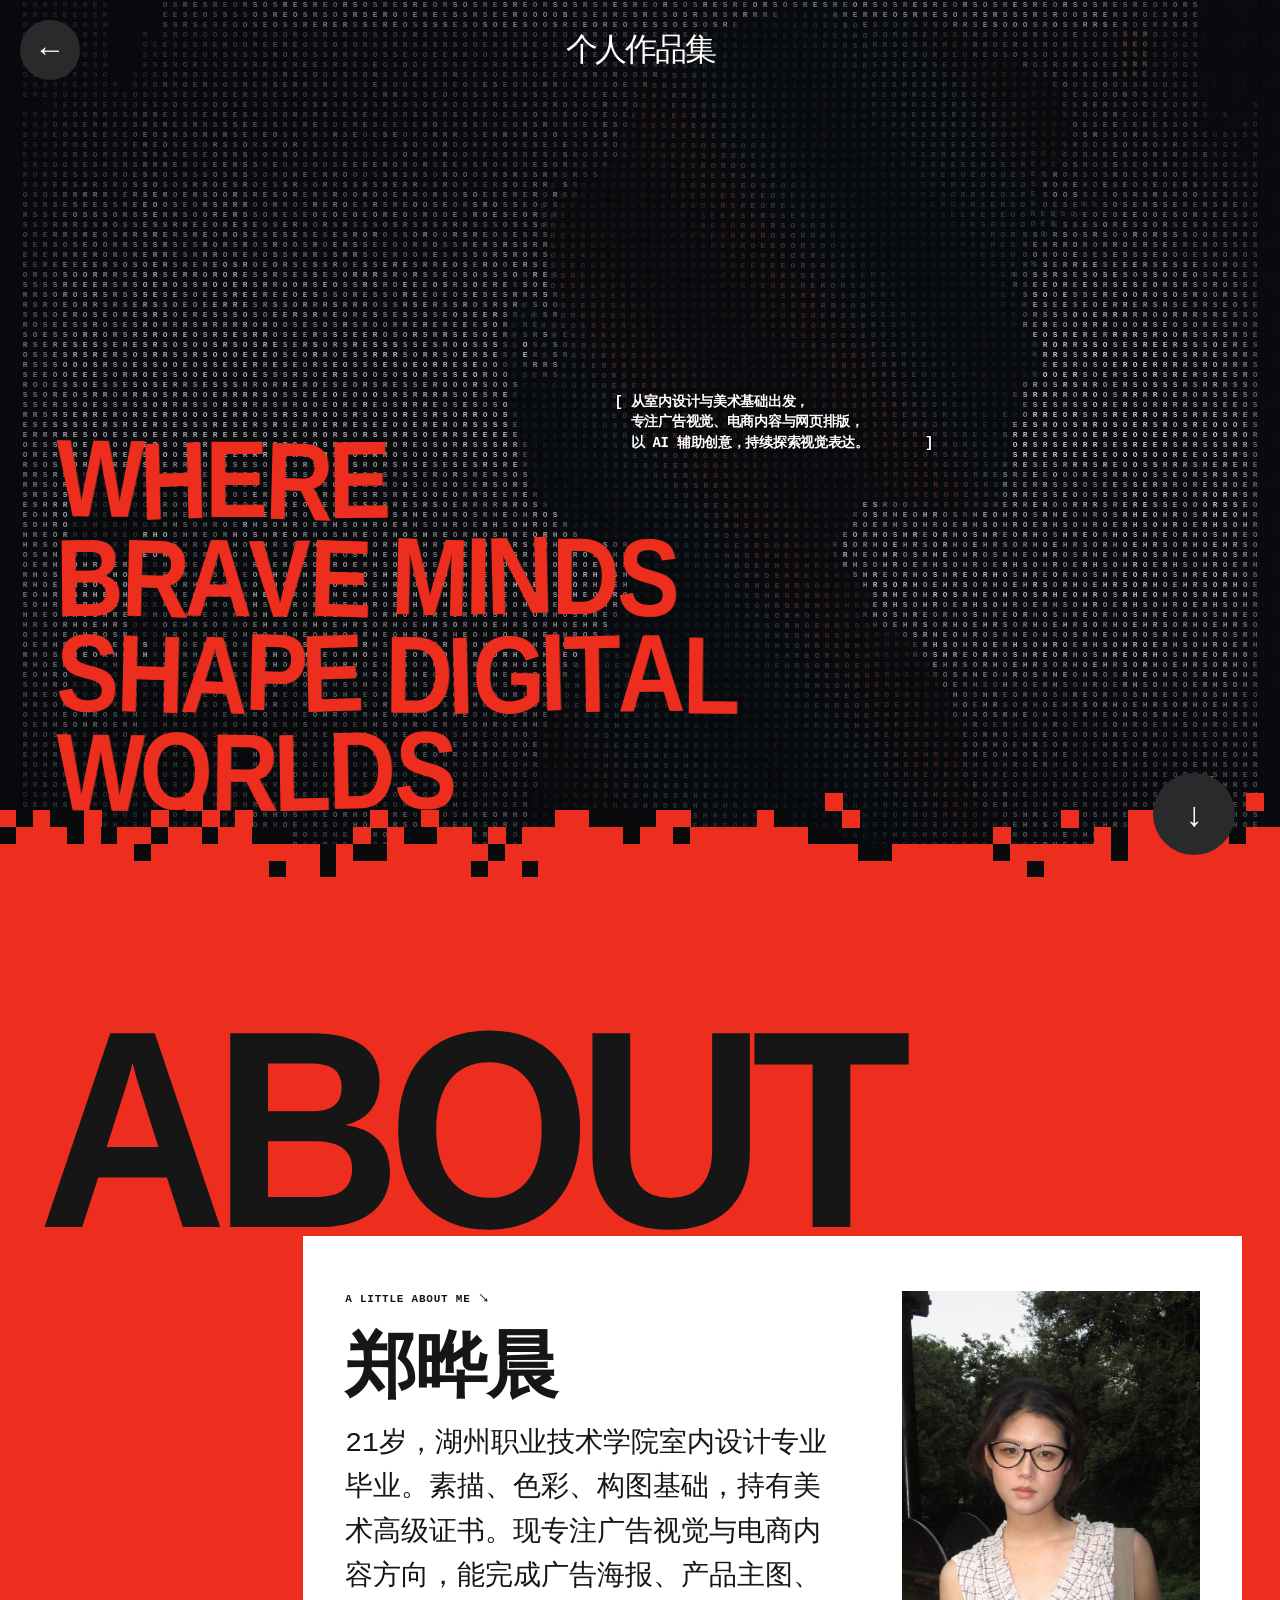
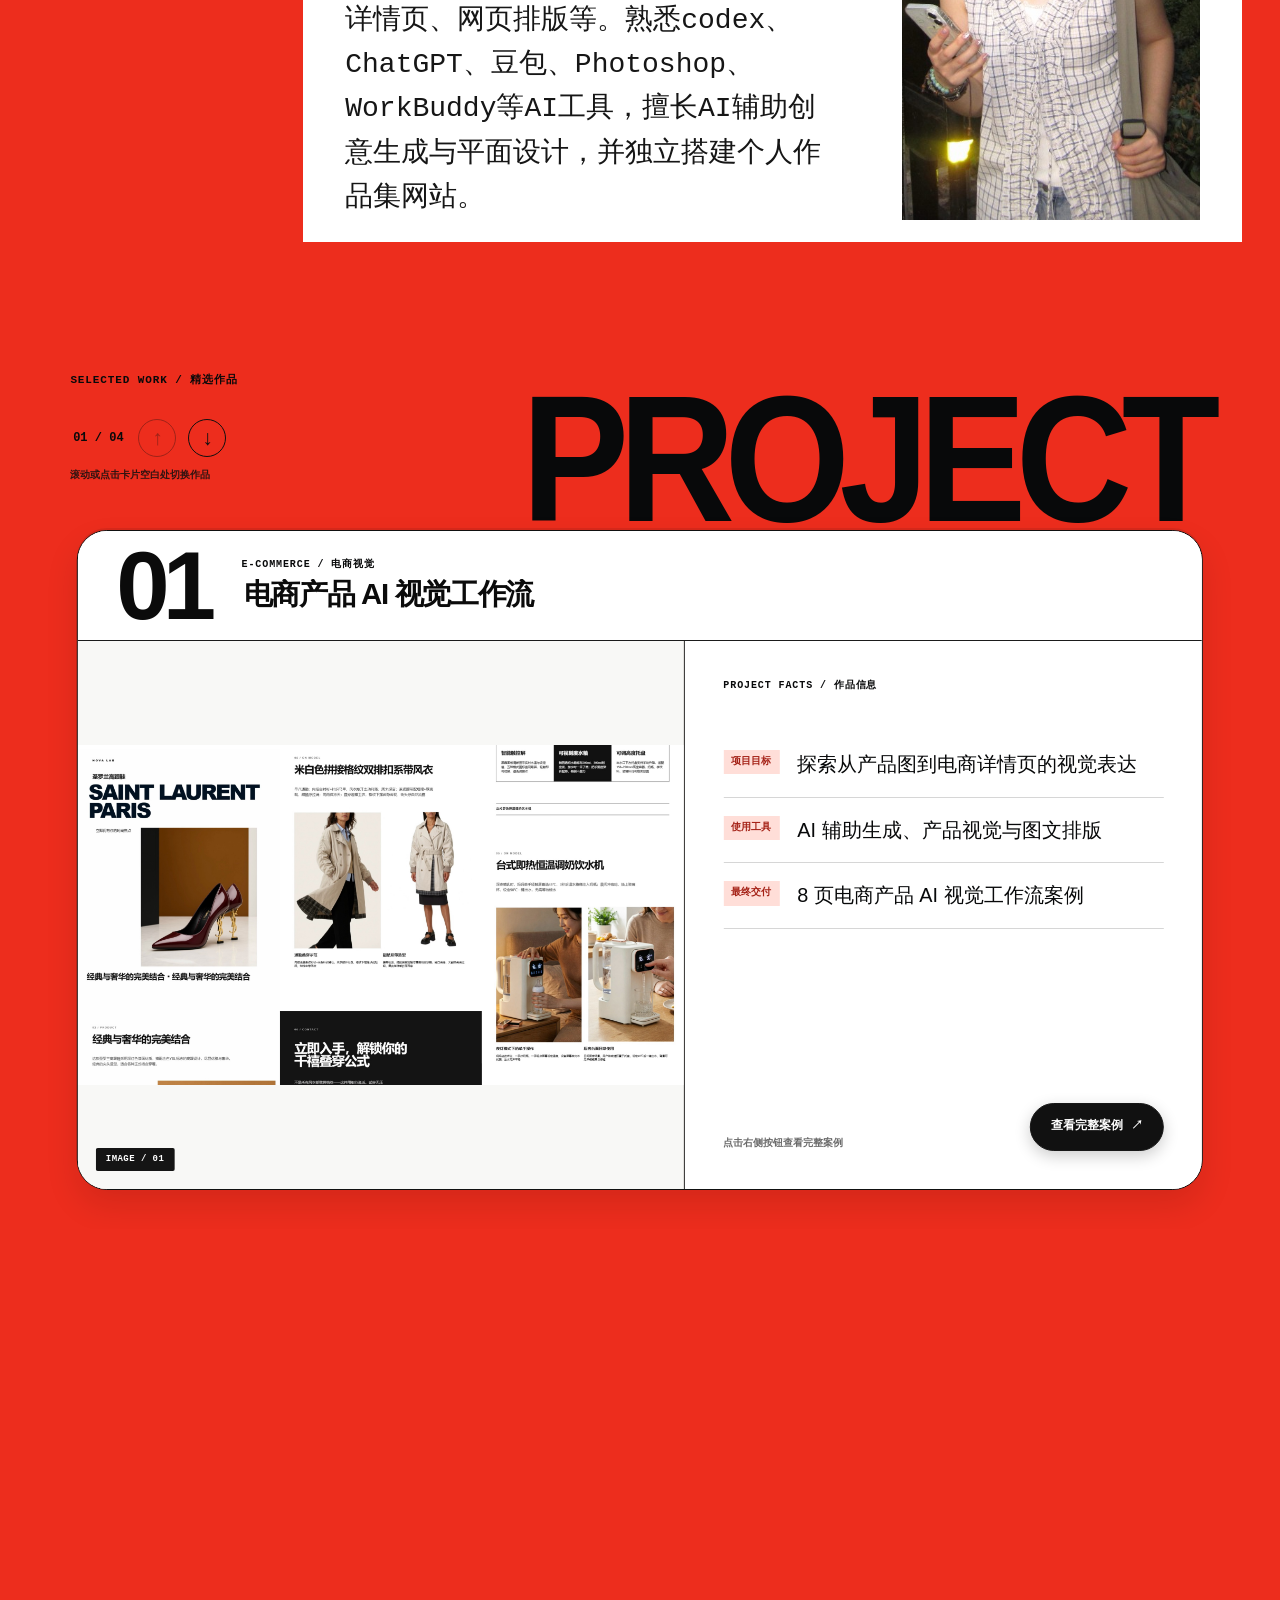
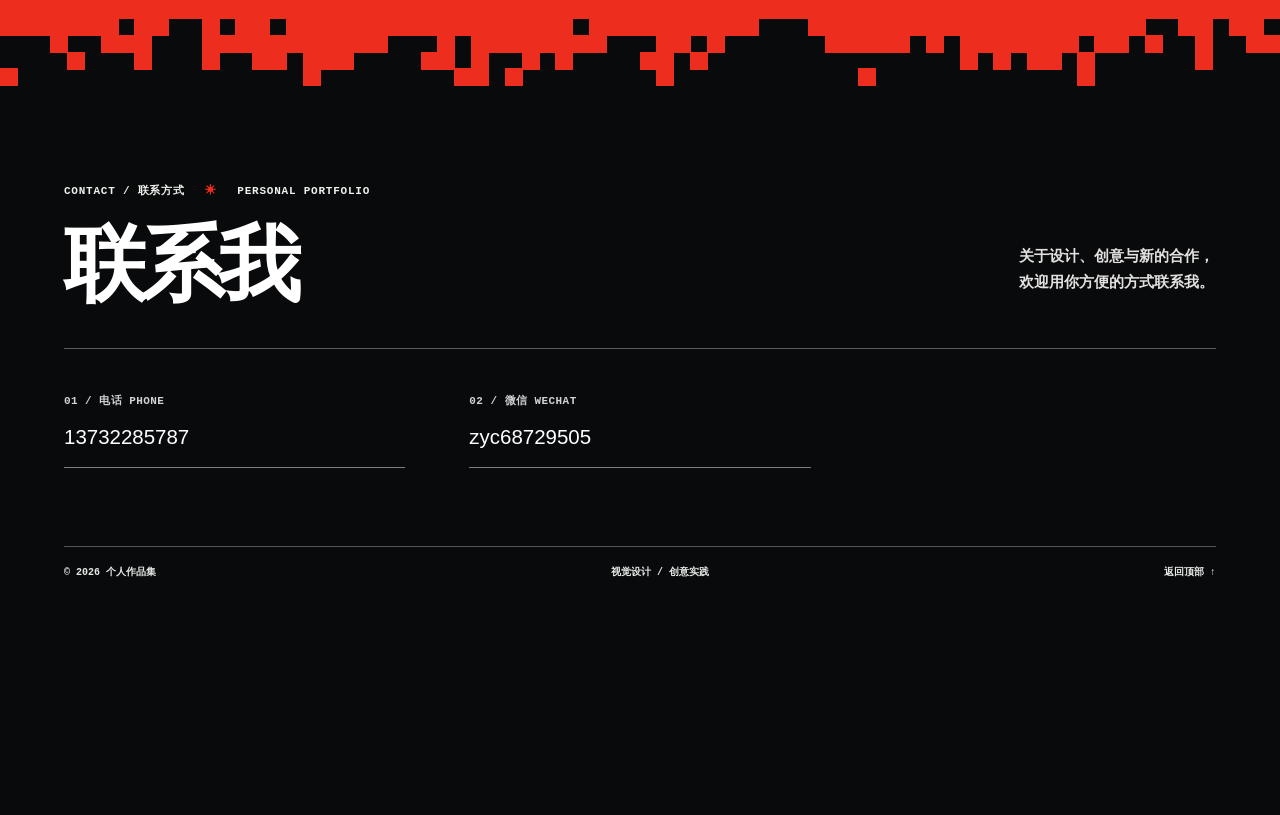
<file: index.html>
<!doctype html>
<html lang="zh-CN">
  <head>
    <meta charset="utf-8" />
    <meta name="viewport" content="width=device-width, initial-scale=1" />
    <meta name="theme-color" content="#ed2b1c" />
    <meta name="description" content="个人作品集：探索广告视觉、电商内容与网页设计。" />
    <title>个人作品集 — 视觉设计与创意实践</title>
    <link rel="stylesheet" href="./styles.css" />
    <link rel="stylesheet" href="./gallery.css" />
    <link rel="stylesheet" href="./footer.css" />
  </head>
  <body>
    <a class="skip-link" href="#main">Skip to content</a>
    <a class="round-arrow back-arrow" href="#top" aria-label="Back to top"><span aria-hidden="true">←</span></a>

    <main id="main">
      <section class="hero" id="top" aria-labelledby="hero-title">
        <canvas class="hero-canvas" aria-hidden="true"></canvas>
        <div class="hero-vignette" aria-hidden="true"></div>
        <header class="hero-header">
          <a class="wordmark wordmark-light" href="#top" aria-label="个人作品集，返回顶部">个人作品集</a>
        </header>
        <p class="hero-note">[ 从室内设计与美术基础出发，<br />&nbsp; 专注广告视觉、电商内容与网页排版，<br />&nbsp; 以 AI 辅助创意，持续探索视觉表达。 <span>]</span></p>
        <h1 id="hero-title" class="hero-title" aria-label="WHERE BRAVE MINDS SHAPE DIGITAL WORLDS"><span aria-hidden="true">WHERE</span><span aria-hidden="true">BRAVE MINDS</span><span aria-hidden="true">SHAPE DIGITAL</span><span aria-hidden="true">WORLDS</span></h1>
        <a class="round-arrow down-arrow" href="#about" aria-label="Scroll to personal introduction"><span aria-hidden="true">↓</span></a>
        <canvas class="hero-transition-mosaic" aria-hidden="true"></canvas>
      </section>

      <section class="contact about-section" id="about" aria-labelledby="contact-title">
        <h2 id="contact-title">ABOUT</h2>
        <div class="about-card" aria-label="个人介绍">
          <div class="about-layout">
            <div class="about-copy">
              <p class="about-eyebrow">A LITTLE ABOUT ME ↘</p>
              <h3 id="about-title" class="about-editable about-title" >郑晔晨</h3>
              <div id="about-body" class="about-editable about-body" >21岁，湖州职业技术学院室内设计专业毕业。素描、色彩、构图基础，持有美术高级证书。现专注广告视觉与电商内容方向，能完成广告海报、产品主图、详情页、网页排版等。熟悉codex、ChatGPT、豆包、Photoshop、WorkBuddy等AI工具，擅长AI辅助创意生成与平面设计，并独立搭建个人作品集网站。</div>
            </div>
            <div class="about-photo"><img src="./assets/about-photo.jpg" alt="郑晔晨个人照片" /></div>
          </div>

        </div>
      </section>

      <section class="work gallery-section" id="work" aria-label="Selected work">
        <div class="pixel-edge pixel-edge-red" aria-hidden="true"></div>
        <div class="work-stage" aria-roledescription="carousel" aria-label="四件作品，滚动或使用方向键逐一查看">
          <p class="work-kicker">SELECTED WORK / 精选作品</p>
          <h2 class="work-heading">PROJECT</h2>
          <div class="work-controls">
            <span class="work-count" role="status" aria-live="polite">01 / 04</span>
            <button type="button" class="work-step" data-direction="-1" aria-label="上一件作品">↑</button>
            <button type="button" class="work-step" data-direction="1" aria-label="下一件作品">↓</button>
          </div>
          <div class="project-stack" id="project-stack">
            <article class="project-card" data-project="0" data-state="active">
              <header class="project-card-head">
                <button class="work-link" type="button" data-project="0" aria-label="查看作品 01"><span class="project-number">01</span></button>
                <div class="project-heading-copy"><span class="project-type">E-COMMERCE / 电商视觉</span><span class="work-title-input" data-project="0">电商产品 AI 视觉工作流</span></div>
                <div class="project-card-actions"><button class="project-case-button" type="button" data-project="0" aria-haspopup="dialog">查看完整案例 ↗</button></div>
              </header>
              <div class="project-card-body">
                <div class="project-media-frame" data-case-src="./assets/work-01-case.pdf" data-case-kind="pdf" data-case-download="电商产品AI视觉工作流.pdf" data-default-label="IMAGE / 01"><div class="project-media-visual" data-layout="artwork" data-tone="light"><img src="./assets/work-01-cover.jpg" alt="电商产品 AI 视觉工作流封面" /></div><span class="project-media-label">IMAGE / 01</span></div>
                <div class="project-copy"><p class="project-copy-kicker">PROJECT FACTS / 作品信息</p><div class="project-facts"><div class="project-fact"><span class="project-fact-label">项目目标</span><span class="project-fact-value" data-field="goal">探索从产品图到电商详情页的视觉表达</span></div><div class="project-fact"><span class="project-fact-label">使用工具</span><span class="project-fact-value" data-field="tools">AI 辅助生成、产品视觉与图文排版</span></div><div class="project-fact"><span class="project-fact-label">最终交付</span><span class="project-fact-value" data-field="delivery">8 页电商产品 AI 视觉工作流案例</span></div></div><p class="project-copy-help">点击右侧按钮查看完整案例</p></div>
              </div>
            </article>
            <article class="project-card" data-project="1" data-state="next">
              <header class="project-card-head">
                <button class="work-link" type="button" data-project="1" aria-label="查看作品 02"><span class="project-number">02</span></button>
                <div class="project-heading-copy"><span class="project-type">TOY IP / 潮玩角色</span><span class="work-title-input" data-project="1">Rebel Girls 潮玩 IP</span></div>
                <div class="project-card-actions"><button class="project-case-button" type="button" data-project="1" aria-haspopup="dialog">查看完整案例 ↗</button></div>
              </header>
              <div class="project-card-body">
                <div class="project-media-frame" data-case-src="./assets/work-02-case.pdf" data-case-kind="pdf" data-case-download="Rebel-Girls-潮玩IP.pdf" data-default-label="IMAGE / 02"><div class="project-media-visual" data-layout="artwork" data-tone="dark"><img src="./assets/work-02-cover.png" alt="Rebel Girls 潮玩 IP 封面" /></div><span class="project-media-label">IMAGE / 02</span></div>
                <div class="project-copy"><p class="project-copy-kicker">PROJECT FACTS / 作品信息</p><div class="project-facts"><div class="project-fact"><span class="project-fact-label">项目目标</span><span class="project-fact-value" data-field="goal">塑造六位性格鲜明的潮玩角色与系列视觉</span></div><div class="project-fact"><span class="project-fact-label">使用工具</span><span class="project-fact-value" data-field="tools">角色视觉设计、AI 辅助创作、版式设计</span></div><div class="project-fact"><span class="project-fact-label">最终交付</span><span class="project-fact-value" data-field="delivery">Rebel Girls 角色海报与完整案例长页</span></div></div><p class="project-copy-help">点击右侧按钮查看完整案例</p></div>
              </div>
            </article>
            <article class="project-card" data-project="2" data-state="next">
              <header class="project-card-head">
                <button class="work-link" type="button" data-project="2" aria-label="查看作品 03"><span class="project-number">03</span></button>
                <div class="project-heading-copy"><span class="project-type">INTERACTIVE WEB / 互动网页</span><span class="work-title-input" data-project="2">互动网页与前端体验探索</span></div>
                <div class="project-card-actions"><button class="project-case-button" type="button" data-project="2" aria-haspopup="dialog">查看完整案例 ↗</button></div>
              </header>
              <div class="project-card-body">
                <div class="project-media-frame" data-case-src="./work-03-case.html" data-case-kind="html" data-default-label="VIDEO / 03"><div class="project-media-visual" data-layout="video"><video src="./assets/work-03-cover-h264.mp4" poster="./assets/work-03-poster.jpg" muted loop playsinline preload="metadata" aria-label="互动网页作品视频封面"></video></div><span class="project-media-label">VIDEO / 03</span></div>
                <div class="project-copy"><p class="project-copy-kicker">PROJECT FACTS / 作品信息</p><div class="project-facts"><div class="project-fact"><span class="project-fact-label">项目目标</span><span class="project-fact-value" data-field="goal">用悬停、点击与滑动提升网页的沉浸体验</span></div><div class="project-fact"><span class="project-fact-label">使用工具</span><span class="project-fact-value" data-field="tools">UI 设计、交互逻辑、Codex 辅助前端开发</span></div><div class="project-fact"><span class="project-fact-label">最终交付</span><span class="project-fact-value" data-field="delivery">小熊空间、3D 拍立得、火锅雾气擦除网页</span></div></div><p class="project-copy-help">点击右侧按钮查看完整案例</p></div>
              </div>
            </article>
            <article class="project-card" data-project="3" data-state="next">
              <header class="project-card-head">
                <button class="work-link" type="button" data-project="3" aria-label="查看作品 04"><span class="project-number">04</span></button>
                <div class="project-heading-copy"><span class="project-type">COMMERCIAL VISUAL / 商业视觉</span><span class="work-title-input" data-project="3">商业电商视觉全案</span></div>
                <div class="project-card-actions"><button class="project-case-button" type="button" data-project="3" aria-haspopup="dialog">查看完整案例 ↗</button></div>
              </header>
              <div class="project-card-body">
                <div class="project-media-frame" data-case-src="./assets/work-04-case.pdf" data-case-kind="pdf" data-case-download="商业电商视觉全案.pdf" data-default-label="IMAGE / 04"><div class="project-media-visual" data-layout="commercial"><img src="./assets/work-04-cover.jpg" width="4590" height="3060" alt="快消食品、美妆护肤和国际猫咪日商业视觉作品合成封面" /></div><span class="project-media-label">IMAGE / 04</span></div>
                <div class="project-copy"><p class="project-copy-kicker">PROJECT FACTS / 作品信息</p><div class="project-facts"><div class="project-fact"><span class="project-fact-label">项目目标</span><span class="project-fact-value" data-field="goal">面向食品、美妆与宠物社群，设计适配不同营销诉求的商业视觉</span></div><div class="project-fact"><span class="project-fact-label">使用工具</span><span class="project-fact-value" data-field="tools">Photoshop、AI 绘图工具、Codex、libTV</span></div><div class="project-fact"><span class="project-fact-label">最终交付</span><span class="project-fact-value" data-field="delivery">食品促销海报、护肤双 11 海报、国际猫咪日活动长图</span></div></div><p class="project-copy-help">点击右侧按钮查看完整案例</p></div>
              </div>
            </article>
          </div>
          <p class="work-edit-status" role="status" aria-live="polite">滚动或点击卡片空白处切换作品</p>
        </div>
      </section>
    </main>

    <dialog class="case-modal" id="case-modal" aria-labelledby="case-modal-title">
      <div class="case-modal-panel">
        <header class="case-modal-header"><div><span class="case-modal-kicker">FULL CASE / 完整案例</span><h2 id="case-modal-title"></h2></div><div class="case-modal-actions"><a class="case-modal-download" href="#" download hidden>下载 PDF ↓</a><button class="case-modal-print" type="button" hidden>导出 PDF ↗</button><button class="case-modal-close" type="button" aria-label="关闭完整案例">×</button></div></header>
        <div class="case-modal-viewer" id="case-modal-viewer"></div>
        <p class="case-modal-hint" id="case-modal-hint"></p>
      </div>
    </dialog>

    <footer class="footer" id="contact" aria-labelledby="footer-heading">
      <canvas class="footer-mosaic" aria-hidden="true"></canvas>
      <div class="footer-inner">
        <p class="footer-eyebrow">CONTACT / 联系方式 <span>✳</span> PERSONAL PORTFOLIO</p>
        <div class="footer-intro">
          <h2 id="footer-heading">联系我</h2>
          <p>关于设计、创意与新的合作，<br />欢迎用你方便的方式联系我。</p>
        </div>
        <div class="footer-contact-grid" aria-label="联系方式">
          <div class="footer-contact-field"><span>01 / 电话 PHONE</span><a href="tel:+8613732285787">13732285787</a></div>
          <div class="footer-contact-field"><span>02 / 微信 WECHAT</span><strong>zyc68729505</strong></div>
        </div>
        <div class="footer-bottom"><span>© 2026 个人作品集</span><span>视觉设计 / 创意实践</span><a href="#top">返回顶部 ↑</a></div>
      </div>
    </footer>
    <script src="./hero-mask.js"></script>
    <script src="./hero.js"></script>
    <script src="./script.js"></script>
    <script src="./gallery.js"></script>
    <script src="./footer.js"></script>
  </body>
</html>
</file>
<file: styles.css>
:root{--red:#ed2d1d;--ink:#08090a;--mono:"Courier New",Courier,monospace;--display:Impact,"Arial Narrow",sans-serif}
*{box-sizing:border-box}html{scroll-behavior:smooth}body{margin:0;background:#fff;color:var(--ink);overflow-x:hidden}a{color:inherit;text-decoration:none}button,input,textarea{font:inherit}button,a,input,textarea{outline-offset:4px}img{display:block;max-width:100%}.skip-link{position:fixed;top:-100px;left:1rem;z-index:50;background:#fff;padding:.7rem 1rem}.skip-link:focus{top:1rem}.round-arrow{display:grid;place-items:center;border-radius:50%;background:#292a2b;color:white;width:60px;height:60px;font-family:Arial,sans-serif;font-size:31px;font-weight:200;transition:transform .25s,background .25s}.round-arrow:hover{transform:scale(1.08);background:#111}.back-arrow{position:fixed;z-index:40;top:20px;left:20px}.hero{height:max(780px,100svh);min-height:700px;position:relative;overflow:hidden;background:#0b0c0e;color:#fff}.hero-vignette{position:absolute;inset:0;background:linear-gradient(90deg,rgba(4,5,7,.67) 0%,rgba(4,5,7,.29) 49%,rgba(4,5,7,.02) 100%),linear-gradient(180deg,rgba(3,4,5,.65),transparent 20%,transparent 75%,rgba(3,4,5,.38))}.hero-header{position:absolute;z-index:3;top:28px;left:0;width:100%;text-align:center}.wordmark{font-family:Georgia,"Times New Roman",serif;letter-spacing:-.07em;font-size:clamp(25px,2.5vw,32px);white-space:nowrap}.wordmark sup{font:700 .32em Arial,sans-serif;letter-spacing:0;vertical-align:top;margin-left:.3em}.hero-note{position:absolute;z-index:2;top:42%;left:48%;font:700 clamp(10px,1.1vw,14px)/1.45 var(--mono);text-transform:uppercase;letter-spacing:-.02em;white-space:nowrap;text-shadow:0 1px 6px #000}.hero-note span{padding-left:3rem}.hero-title{position:absolute;z-index:2;left:4.4%;bottom:7%;margin:0;color:var(--red);font:900 clamp(68px,8.6vw,155px)/.88 var(--display);letter-spacing:-.035em;text-transform:uppercase;transform:scaleX(.85);transform-origin:left bottom;white-space:nowrap}.hero-title span{display:block}.down-arrow{position:absolute;z-index:5;right:3.5%;bottom:5%;width:82px;height:82px;font-size:34px}.pixel-edge{position:absolute;left:0;right:0;pointer-events:none;overflow:hidden}.pixel-edge i{position:absolute;display:block;aspect-ratio:1}.pixel-edge-dark{z-index:4;bottom:0;height:100px}.pixel-edge-dark i{background:var(--red)}.work{position:relative;background:var(--red);color:#161616;padding:0 0 1px}.work-nav{position:sticky;z-index:10;top:42%;height:0;width:270px;margin-left:1.5%;font:700 11px/1.3 var(--mono);letter-spacing:.01em;mix-blend-mode:multiply}.work-nav a{display:flex;align-items:center;gap:9px;width:max-content;max-width:100%;height:26px;opacity:.74;transition:opacity .2s,transform .2s}.work-nav a:hover,.work-nav a.active{opacity:1;transform:translateX(4px)}.work-nav i{width:27px;height:1px;background:currentColor;position:relative}.work-nav i:before{content:"";position:absolute;width:14px;height:1px;background:currentColor;top:-4px;left:0;box-shadow:0 8px currentColor}.project{display:flex;justify-content:center;align-items:center;height:96svh;min-height:700px;position:relative;padding:35px 20px;overflow:hidden}.project img{width:auto;height:min(86svh,750px);object-fit:contain;filter:drop-shadow(0 22px 35px rgba(67,7,2,.16));border-radius:22px;transition:transform .5s}.project img:hover{transform:translateY(-8px) rotate(0deg)}.project-one img{height:min(88svh,750px)}.project-two img{height:min(91svh,750px);transform:rotate(5deg)}.project-three img{height:min(92svh,750px);transform:rotate(5deg)}.project-four img{height:min(77svh,605px);transform:rotate(7deg)}.contact{min-height:800px;position:relative;z-index:20;background:#fff;padding:120px 3% 105px;overflow:hidden}.pixel-edge-red{top:0;height:125px}.pixel-edge-red i{background:var(--red)}.contact h2{position:relative;z-index:1;margin:0;font:900 clamp(110px,22vw,320px)/.78 var(--display);letter-spacing:-.055em;transform:scaleX(.93);transform-origin:left;white-space:nowrap}.contact-form{position:relative;z-index:2;width:75%;min-height:400px;margin:-.3em 0 0 auto;padding:3.8% 4%;background:var(--red);color:#fff;font:700 11px/1.4 var(--mono)}.form-kicker{margin:0 0 45px;font-size:11px;letter-spacing:.08em}.form-grid{display:grid;grid-template-columns:1fr 1.28fr;gap:10%}.form-fields{display:grid;gap:18px}.contact-form label{display:flex;flex-direction:column;gap:6px}.contact-form input:not([type="checkbox"]),.contact-form textarea{width:100%;border:0;border-bottom:1px solid rgba(255,255,255,.37);background:transparent;color:#fff;border-radius:0;padding:8px 0;resize:vertical;min-height:30px}.contact-form textarea{flex:1;min-height:162px}.form-actions{display:flex;justify-content:space-between;align-items:flex-end;gap:20px;margin-top:38px}.consent{flex-direction:row!important;align-items:flex-start;gap:10px!important;max-width:280px}.consent input{accent-color:#292a2b;margin:2px 0 0}.send-button{width:120px;height:34px;display:flex;justify-content:space-between;align-items:center;border:1px solid rgba(255,255,255,.55);border-radius:30px;padding:0 13px;color:white;background:transparent;cursor:pointer;font:700 11px var(--mono);transition:background .2s,color .2s}.send-button:hover{background:#fff;color:var(--red)}.send-button span{font:22px Arial,sans-serif}.form-status{margin:10px 0 0;min-height:1em}.footer{position:relative;z-index:20;background:#fff;padding:0 3%;font:700 11px/1.4 var(--mono)}.footer-top{border-top:1px solid #e5e5e5;display:flex;justify-content:space-between;gap:35px;align-items:flex-start;padding:35px 0 80px}.wordmark-dark{font-size:clamp(48px,6.3vw,90px);line-height:1;letter-spacing:-.09em}.footer-top p{font-size:13px;margin:10px 6% 0 0}.footer-details{display:grid;grid-template-columns:1.3fr .9fr .8fr;gap:30px;min-height:150px}.footer-details div{display:flex;flex-direction:column;gap:14px}.footer-details strong{color:#aa736b;font-size:10px;letter-spacing:.04em}.footer-details span a{margin-right:12px}.footer a:hover{text-decoration:underline}.footer-bottom{border-top:1px solid #e5e5e5;display:flex;justify-content:space-between;gap:20px;padding:20px 0 30px;font-size:10px}
@media(max-width:800px){.back-arrow{top:15px;left:15px;width:48px;height:48px;font-size:27px}.hero{height:100svh;min-height:620px}.hero-vignette{background:linear-gradient(90deg,rgba(4,5,7,.73),rgba(4,5,7,.25)),linear-gradient(180deg,rgba(4,5,7,.5),transparent 20%,rgba(4,5,7,.25) 80%)}.hero-header{top:22px}.hero-note{top:24%;left:7%;font-size:10px}.hero-title{left:5%;bottom:11%;font-size:clamp(57px,12vw,95px);transform:scaleX(.83)}.down-arrow{right:5%;bottom:3%;width:58px;height:58px}.work-nav{top:0;width:100%;height:auto;margin:0;padding:14px 4%;display:grid;grid-template-columns:1fr 1fr;gap:0 10px;background:rgba(237,45,29,.96);font-size:10px;mix-blend-mode:normal}.work-nav a{height:23px}.work-nav i{width:15px}.project{height:85svh;min-height:590px;padding:60px 16px 20px}.project img,.project-one img,.project-two img,.project-three img{height:min(73svh,700px);max-width:85vw}.project-four img{height:min(63svh,600px)}.contact{padding:95px 5% 80px;min-height:690px}.contact h2{font-size:clamp(90px,22vw,180px)}.contact-form{width:92%;margin:0 0 0 auto;padding:35px 5%}.footer{padding:0 5%}.footer-top{padding-bottom:60px}.footer-top p{font-size:10px;margin-right:0}}
@media(max-width:560px){.hero{min-height:600px}.hero-note{top:22%;left:7%;font-size:8px}.hero-title{font-size:clamp(46px,13.3vw,72px);bottom:13%;line-height:.9}.hero-title span{white-space:nowrap}.work-nav{font-size:8px;padding:11px 3%}.work-nav a{gap:4px}.work-nav i{width:10px}.project{min-height:530px;height:78svh}.project img,.project-one img,.project-two img,.project-three img{max-width:90vw;height:min(67svh,620px)}.project-four img{height:min(58svh,520px)}.contact{padding:90px 0 65px;min-height:0}.contact h2{font-size:24vw;margin-left:3%;letter-spacing:-.06em}.contact-form{width:94%;margin:-.03em 0 0 auto;padding:28px 6% 24px}.form-kicker{margin-bottom:28px}.form-grid{display:block}.form-fields{gap:14px}.message-label{margin-top:15px}.contact-form textarea{min-height:125px}.form-actions{align-items:center;margin-top:28px}.consent{font-size:9px}.send-button{flex:none;width:100px}.desktop-break{display:none}.footer-top{display:block;padding:30px 0 55px}.wordmark-dark{font-size:clamp(46px,13vw,70px)}.footer-top p{margin-top:22px;line-height:1.5}.footer-details{grid-template-columns:1fr 1fr;gap:32px 15px;padding-bottom:45px}.footer-details div:last-child{grid-column:1/-1}.footer-bottom{font-size:8px;flex-wrap:wrap}.footer-bottom span:nth-child(2){display:none}}
@media(prefers-reduced-motion:reduce){html{scroll-behavior:auto}*,*:before,*:after{transition-duration:.01ms!important;animation-duration:.01ms!important}}

/* Layered project carousel */

.work{height:100svh;min-height:700px;padding:0;overflow:hidden}
.work-stage{position:relative;width:100%;height:100%;isolation:isolate}
.work-nav{position:absolute;top:50%;left:1.5%;z-index:12;transform:translateY(-50%);height:auto;width:260px;margin:0;display:block;background:none;mix-blend-mode:multiply}
.work-nav .work-link{display:flex;align-items:center;gap:9px;width:max-content;max-width:100%;height:26px;margin:0;padding:0;border:0;background:none;color:inherit;text-align:left;cursor:pointer;font:inherit;opacity:.72;transition:opacity .25s,transform .25s}
.work-nav .work-link:hover,.work-nav .work-link.active{opacity:1;transform:translateX(5px)}
.work-nav .work-link i{display:block;width:27px;height:1px;background:currentColor;position:relative;flex:none}
.work-nav .work-link i:before{content:"";position:absolute;width:14px;height:1px;background:currentColor;top:-4px;left:0;box-shadow:0 8px currentColor}
.project-stack{position:absolute;inset:0;perspective:1200px;overflow:hidden}
.project-card{position:absolute;left:54%;top:50%;display:block;width:auto;height:auto;margin:0;padding:0;border:0;background:transparent;cursor:pointer;transform-origin:center center;backface-visibility:hidden;outline-offset:6px}
.project-card img{display:block;width:auto;height:auto;max-width:min(60vw,650px);max-height:min(92svh,750px);border-radius:22px;box-shadow:0 24px 38px rgba(64,7,2,.18);user-select:none;-webkit-user-drag:none}
.work-stage.ready .project-card{transition:transform .82s cubic-bezier(.2,.8,.2,1),opacity .55s ease,filter .6s ease}
.project-card[data-state="active"]{z-index:4;opacity:1;filter:none;transform:translate(-50%,-50%) translate(0,0) rotate(0deg) scale(1)}
.project-card[data-state="next"]{z-index:3;opacity:1;filter:saturate(.94);transform:translate(-50%,-50%) translate(3%,82%) rotate(7deg) scale(.92)}
.project-card[data-state="later"]{z-index:2;opacity:.9;filter:saturate(.86);transform:translate(-50%,-50%) translate(0,115%) rotate(-5deg) scale(.82)}
.project-card[data-state="previous"]{z-index:1;opacity:.7;filter:saturate(.8);transform:translate(-50%,-50%) translate(-5%,-108%) rotate(-7deg) scale(.88)}
.project-card[data-state="earlier"]{z-index:0;opacity:0;pointer-events:none;transform:translate(-50%,-50%) translate(-5%,-125%) rotate(-7deg) scale(.82)}
.project-card[data-state="active"]:hover{transform:translate(-50%,-51.5%) rotate(-1deg) scale(1.015)}
.work-controls{position:absolute;z-index:15;right:3.5%;bottom:4%;display:flex;align-items:center;gap:14px;font:700 11px var(--mono)}
.work-hint{margin-right:12px;font-size:10px;letter-spacing:.04em}
.work-step{display:grid;place-items:center;width:42px;height:42px;border:1px solid rgba(10,10,10,.62);border-radius:50%;background:transparent;color:#111;cursor:pointer;font:23px Arial,sans-serif;transition:background .25s,color .25s,transform .25s}
.work-step:hover{background:#111;color:var(--red);transform:scale(1.07)}
.work-count{min-width:46px;text-align:center}
@media(max-width:800px){
  .work{height:100svh;min-height:620px}
  .work-nav{top:2.5%;left:3%;width:94%;transform:none;display:grid;grid-template-columns:1fr 1fr;gap:0 8px;padding:0;background:transparent;mix-blend-mode:normal;font-size:10px}
  .work-nav .work-link{height:25px;gap:5px}
  .work-nav .work-link i{width:14px}
  .project-card{left:50%;top:52%}
  .project-card img{max-width:86vw;max-height:74svh}
  .work-controls{right:4%;bottom:3%}
  .work-hint{display:none}
}
@media(max-width:560px){
  .work{min-height:590px}
  .work-nav{top:2%;font-size:8px}
  .work-nav .work-link{height:22px;gap:4px}
  .work-nav .work-link i{width:9px}
  .project-card{top:45%}
  .project-card img{max-width:88vw;max-height:70svh;border-radius:17px}
  .project-card[data-state="next"]{transform:translate(-50%,-50%) translate(3%,108%) rotate(7deg) scale(.92)}
  .project-card[data-state="later"]{transform:translate(-50%,-50%) translate(0,115%) rotate(-5deg) scale(.82)}
  .project-card[data-state="previous"]{transform:translate(-50%,-50%) translate(-5%,-112%) rotate(-7deg) scale(.88)}
  .work-controls{gap:8px;right:5%;bottom:2%;padding:3px 6px;border-radius:24px;background:rgba(237,45,29,.9)}
  .work-step{width:36px;height:36px;font-size:20px}
  .work-count{font-size:10px}
}
@media(prefers-reduced-motion:reduce){.work-stage.ready .project-card{transition:none}}

/* In-place editing for project titles and image/video cards. */
.visually-hidden{position:absolute!important;width:1px!important;height:1px!important;padding:0!important;margin:-1px!important;overflow:hidden!important;clip:rect(0,0,0,0)!important;white-space:nowrap!important;border:0!important}
.work-nav .work-item{display:flex;align-items:center;width:100%;height:27px;gap:4px;opacity:.74;transition:opacity .25s,transform .25s}
.work-nav .work-item:hover,.work-nav .work-item:has(.work-link.active),.work-nav .work-item:focus-within{opacity:1;transform:translateX(5px)}
.work-nav .work-link,.work-nav .work-link:hover,.work-nav .work-link.active{flex:none;width:auto;max-width:none;height:26px;opacity:1;transform:none}
.work-title-input{width:190px;min-width:0;padding:2px 3px;border:1px solid transparent;border-radius:3px;background:transparent;color:inherit;font:inherit;letter-spacing:inherit;text-overflow:ellipsis;transition:border-color .2s,background .2s}
.work-title-input:hover,.work-title-input:focus{border-color:rgba(0,0,0,.5);background:rgba(255,255,255,.13);outline:none;text-overflow:clip}
.work-title-input:focus{background:rgba(255,255,255,.25)}
.project-card img,.project-card video{display:block;width:auto;height:auto;max-width:min(60vw,650px);max-height:min(92svh,750px);border-radius:22px;box-shadow:0 24px 38px rgba(64,7,2,.18);user-select:none;-webkit-user-drag:none}
.project-card video{width:min(60vw,650px);aspect-ratio:4/5;object-fit:contain;background:#111;cursor:default}
.work-editor{position:absolute;left:3%;bottom:4%;z-index:16;display:flex;align-items:center;gap:12px;max-width:57%;font:700 10px/1.2 var(--mono);letter-spacing:.02em}
.work-media-button,.work-restore-button{flex:none;display:flex;align-items:center;justify-content:space-between;gap:18px;min-height:38px;padding:0 13px;border:1px solid #171717;border-radius:24px;background:#171717;color:var(--red);cursor:pointer;font:inherit;letter-spacing:inherit;transition:background .2s,color .2s,transform .2s}
.work-media-button:hover,.work-restore-button:hover{background:transparent;color:#171717;transform:translateY(-2px)}
.work-media-button span{font:18px Arial,sans-serif}
.work-restore-button{background:transparent;color:#171717}
.work-restore-button[hidden]{display:none}
.work-edit-status{max-width:145px;opacity:.76;font-size:9px;line-height:1.3}
@media(max-width:800px){.work-nav .work-item{height:26px}.work-title-input{width:calc(100% - 46px);font-size:10px}.project-card img,.project-card video{max-width:86vw;max-height:74svh}.project-card video{width:min(80vw,600px)}.work-editor{left:4%;bottom:3%;max-width:68%;gap:7px}.work-edit-status{display:none}}
@media(max-width:560px){.work-nav{left:16%;width:82%}.work-nav .work-item{height:23px}.work-title-input{width:calc(100% - 30px);padding:2px 1px;font-size:8px}.project-card img,.project-card video{max-width:88vw;max-height:70svh;border-radius:17px}.project-card video{width:88vw}.work-editor{left:4%;bottom:2%;max-width:58%;flex-wrap:wrap;gap:4px}.work-media-button,.work-restore-button{min-height:33px;padding:0 9px;gap:5px;font-size:8px}.work-media-button span{font-size:14px}}





/* The cover is drawn by HTML Canvas from a sampled grid of the reference frame. */
.hero-canvas{position:absolute;inset:0;display:block;width:100%;height:100%;z-index:0;pointer-events:none}
.hero-vignette{z-index:1;pointer-events:none;background:linear-gradient(90deg,rgba(4,5,7,.18),transparent 64%),linear-gradient(0deg,rgba(4,5,7,.16),transparent 34%)}
.hero-title{z-index:5;bottom:9%;cursor:crosshair;text-shadow:1px 0 rgba(255,89,62,.34)}
.hero-title .title-line{display:block;white-space:nowrap}
.hero-title .title-glyph,.hero-title .title-space{display:inline-block;white-space:pre;vertical-align:baseline}
.hero-title .title-glyph{transform:translateY(var(--hop,0px)) rotate(var(--tilt,0deg));transition:transform .22s ease,color .16s ease,text-shadow .16s ease;transform-origin:center bottom}
.hero-title .title-glyph.glitching{color:#f0472f;text-shadow:2px 0 #b71e17,-1px 0 rgba(255,220,194,.55);animation:glyph-jump .16s steps(2,end) infinite alternate}
.hero-title .title-glyph:hover{color:#ff634e;transform:translateY(-7px) rotate(-4deg) scale(1.08);text-shadow:3px 0 rgba(255,224,200,.76)}
@keyframes glyph-jump{from{transform:translateY(-3px) rotate(-2deg)}to{transform:translateY(4px) rotate(2deg)}}
@media(max-width:800px){.hero-vignette{background:linear-gradient(180deg,rgba(4,5,7,.28),transparent 28%,transparent 65%,rgba(4,5,7,.35))}.hero-note{z-index:2}.hero-title{bottom:11%}}
@media(max-width:560px){.hero-title{bottom:13%}.hero-note{background:rgba(5,7,9,.76);box-shadow:0 0 18px 14px rgba(5,7,9,.55);padding:5px 8px;margin-left:-8px}}
@media(prefers-reduced-motion:reduce){.hero-title .title-glyph{transition:none;animation:none}}

/* Editable personal introduction on the second section. */
.visually-hidden{position:absolute!important;width:1px!important;height:1px!important;padding:0!important;margin:-1px!important;overflow:hidden!important;clip:rect(0,0,0,0)!important;white-space:nowrap!important;border:0!important}
.about-card{position:relative;z-index:2;width:78%;min-height:480px;margin:-.25em 0 0 auto;padding:27px 3.5% 22px;background:var(--red);color:#fff;font-family:var(--mono)}
.about-toolbar{display:flex;align-items:center;justify-content:flex-end;flex-wrap:wrap;gap:14px 25px;padding-bottom:24px;border-bottom:1px solid rgba(255,255,255,.3);font-size:11px;font-weight:700}
.about-toolbar-label{margin-right:auto;letter-spacing:.07em}
.about-toolbar label{display:flex;align-items:center;gap:9px;white-space:nowrap}
.about-toolbar input{width:88px;accent-color:#fff;cursor:pointer}
.about-toolbar output{min-width:2.5ch;text-align:right}
.about-layout{display:grid;grid-template-columns:minmax(0,1.25fr) minmax(220px,.75fr);gap:7%;align-items:stretch;padding-top:28px}
.about-copy{display:flex;flex-direction:column;min-width:0}
.about-eyebrow{margin:0 0 23px;font-size:11px;font-weight:700;letter-spacing:.07em}
.about-editable{min-width:0;white-space:pre-wrap;overflow-wrap:anywhere;outline:none;cursor:text}
.about-editable:hover{background:rgba(255,255,255,.06)}
.about-editable:focus{outline:1px dashed rgba(255,255,255,.85);outline-offset:8px;background:rgba(255,255,255,.06)}
.about-title{margin:0 0 20px;font-family:var(--display);font-size:var(--about-title-size,60px);line-height:1.02;font-weight:900;letter-spacing:-.025em}
.about-body{max-width:39rem;min-height:140px;font-size:var(--about-body-size,18px);line-height:1.58;font-weight:500}
.about-help{margin:auto 0 0;padding-top:26px;font-size:10px;line-height:1.5;opacity:.8}
.about-photo{position:relative;min-height:350px;border:1px dashed rgba(255,255,255,.65);overflow:hidden}
.about-photo img{width:100%;height:100%;min-height:350px;max-height:550px;object-fit:cover}
.about-photo img[hidden],.about-photo-remove[hidden]{display:none!important}
.about-photo-button{position:absolute;inset:0;display:flex;flex-direction:column;align-items:center;justify-content:center;gap:11px;width:100%;border:0;background:transparent;color:#fff;cursor:pointer;text-align:center;font:700 13px/1.4 var(--mono)}
.about-photo-button:hover,.about-photo-button:focus-visible{background:rgba(0,0,0,.13)}
.about-photo.has-photo .about-photo-button{inset:auto auto 10px 10px;width:auto;padding:8px 12px;border:1px solid rgba(255,255,255,.7);border-radius:20px;background:rgba(0,0,0,.55);font-size:10px}
.about-photo.has-photo .about-photo-icon,.about-photo.has-photo .about-photo-button small{display:none}
.about-photo-icon{display:grid;place-items:center;width:58px;height:58px;border:1px solid currentColor;border-radius:50%;font:34px Arial,sans-serif}
.about-photo-button small{font-size:9px;letter-spacing:.08em;opacity:.75}
.about-photo-remove{position:absolute;right:10px;bottom:10px;z-index:2;padding:8px 11px;border:1px solid rgba(255,255,255,.7);border-radius:20px;background:rgba(0,0,0,.48);color:#fff;cursor:pointer;font:700 10px var(--mono)}
.about-save-status{margin:17px 0 0;font-size:10px;opacity:.8}
@media(max-width:900px){.about-card{width:88%;padding:24px 4%}.about-layout{gap:4%;grid-template-columns:minmax(0,1fr) minmax(180px,.75fr)}.about-toolbar-label{flex-basis:100%}}
@media(max-width:650px){.about-card{width:94%;margin:-.03em 0 0 auto;padding:22px 6%}.about-layout{grid-template-columns:1fr;gap:28px}.about-title{font-size:min(var(--about-title-size,60px),15vw)}.about-photo,.about-photo img{min-height:320px}.about-toolbar{justify-content:flex-start;gap:12px 18px}.about-toolbar label{font-size:10px}.about-toolbar input{width:66px}.about-help{padding-top:22px}.about-save-status{margin-top:20px}}
.about-card .about-title{font-size:var(--about-title-size,60px)}

/* Swap the section content while keeping the red and white page backgrounds. */
.about-section.contact{background:var(--red);color:#161616}
.about-section .about-card{background:#fff;color:#161616;--about-title-size:72px;--about-body-size:28px}
.about-section .about-toolbar{border-bottom-color:rgba(0,0,0,.25)}
.about-section .about-toolbar input{accent-color:#161616}
.about-section .about-editable:hover{background:rgba(0,0,0,.045)}
.about-section .about-editable:focus{outline-color:rgba(0,0,0,.75);background:rgba(0,0,0,.045)}
.about-section .about-photo{border-color:rgba(0,0,0,.45)}
.about-section .about-photo-button{color:#161616}
.about-section .about-photo.has-photo .about-photo-button{color:#fff}
.gallery-section.work{background:#fff;color:#161616}
.gallery-section .pixel-edge-red{z-index:0}
.gallery-section .work-stage{z-index:1}
@media(max-width:650px){
  .about-section .about-card .about-title{font-size:min(var(--about-title-size,72px),16vw)}
  .about-section .about-body{font-size:min(var(--about-body-size,28px),6vw)}
}
@media(max-width:560px){
  .gallery-section .work-nav{top:132px}
  .gallery-section .project-card{top:53%}
}

/* Preserve the desktop side-by-side introduction at phone widths. */
@media(max-width:650px){
  .about-section .about-card { width:94%; padding:15px 4%; min-height:0; }
  .about-section .about-layout { grid-template-columns:minmax(0,1.25fr) minmax(0,.75fr); gap:3%; padding-top:15px; }
  .about-section .about-toolbar { gap:5px 9px; padding-bottom:12px; font-size:7px; }
  .about-section .about-toolbar-label { flex-basis:auto; }
  .about-section .about-toolbar label { font-size:7px; }
  .about-section .about-toolbar input { width:42px; }
  .about-section .about-eyebrow { margin-bottom:9px; font-size:7px; }
  .about-section .about-card .about-title { font-size:clamp(19px,6vw,30px); margin-bottom:8px; }
  .about-section .about-body { min-height:0; font-size:clamp(12px,3.2vw,15px); line-height:1.5; }
  .about-section .about-photo,.about-section .about-photo img { min-height:0; height:100%; }
  .about-section .about-photo-button { font-size:8px; }
  .about-section .about-photo.has-photo .about-photo-button { font-size:7px; padding:4px 6px; }
  .about-section .about-photo-remove { font-size:7px; padding:4px 6px; }
  .about-section .about-help { font-size:7px; padding-top:10px; }
}

/* Public introduction photo. */
.about-section .about-photo{border:0}
.about-section .about-photo img{display:block;object-position:center top}
.about-section .about-title,.about-section .about-body{cursor:default}
</file>
<file: gallery.css>
/* Vertical project stack, following the supplied scrolling reference. */
.gallery-section.work {
  --stack-base-top: clamp(145px, 17svh, 176px);
  --stack-peek: clamp(235px, 32svh, 290px);
  height: 100svh;
  min-height: 720px;
  overflow: hidden;
  background: var(--red);
  color: var(--ink);
}
.gallery-section .pixel-edge-red { display: none; }
.gallery-section .work-stage { position: relative; height: 100%; }
.gallery-section .work-kicker {
  position: absolute;
  z-index: 13;
  top: 26px;
  left: 5.5%;
  margin: 0;
  font: 700 11px/1.3 var(--mono);
  letter-spacing: .08em;
}
.gallery-section .work-heading {
  position: absolute;
  z-index: 0;
  top: 43px;
  right: 5.5%;
  left: auto;
  margin: 0;
  font: 900 clamp(105px, 14vw, 220px)/.78 var(--display);
  letter-spacing: -.065em;
  transform: scaleX(.9);
  transform-origin: right top;
  pointer-events: none;
}
.gallery-section .work-controls {
  z-index: 14;
  top: 72px;
  left: 5.5%;
  right: auto;
  bottom: auto;
  gap: 12px;
  padding: 0;
  background: transparent;
}
.gallery-section .work-count { min-width: 56px; font-size: 12px; }
.gallery-section .work-step {
  width: 38px;
  height: 38px;
  border-color: #101010;
  font-size: 21px;
}
.gallery-section .work-step:hover { background: #101010; color: #fff; }
.gallery-section .work-step:disabled { opacity: .35; cursor: default; }
.gallery-section .work-step:disabled:hover { background: transparent; color: #111; transform: none; }
.gallery-section .project-stack { position: absolute; inset: 0; overflow: hidden; perspective: none; }
.gallery-section .project-card,
.gallery-section .project-card[data-state],
.gallery-section .project-card[data-state="active"]:hover {
  position: absolute;
  left: 50%;
  display: flex;
  flex-direction: column;
  width: min(88vw, 1250px);
  height: min(70svh, 660px);
  min-height: 500px;
  margin: 0;
  padding: 0;
  overflow: hidden;
  border: 1px solid #111;
  border-radius: 30px;
  background: #fff;
  opacity: 1;
  filter: none;
  transform: translateX(-50%);
  box-shadow: 0 -2px 0 rgba(0,0,0,.08), 0 15px 32px rgba(45,5,1,.12);
  cursor: default;
}
.gallery-section .work-stage.ready .project-card {
  transition: top .76s cubic-bezier(.2,.8,.2,1), box-shadow .35s ease;
}
.gallery-section .project-card[data-state="previous"] { box-shadow: 0 -4px 0 rgba(0,0,0,.1); }
.gallery-section .project-card-head,
.gallery-section .project-copy { cursor: pointer; }
.gallery-section .project-card-head {
  position: relative;
  z-index: 1;
  display: grid;
  grid-template-columns: auto minmax(0,1fr) auto;
  align-items: center;
  gap: clamp(14px,2.5vw,34px);
  flex: 0 0 110px;
  min-height: 110px;
  padding: 12px clamp(21px,3vw,42px);
  border-bottom: 1px solid #1b1b1b;
  background: #fff;
}
.gallery-section .work-link {
  display: block;
  width: auto;
  min-width: 92px;
  padding: 0;
  border: 0;
  background: transparent;
  color: #0b0b0b;
  text-align: left;
  cursor: pointer;
}
.gallery-section .project-number {
  display: block;
  font: 900 clamp(67px,7.5vw,105px)/.85 var(--display);
  letter-spacing: -.07em;
}
.gallery-section .work-link:hover .project-number,
.gallery-section .work-link:focus-visible .project-number { color: var(--red); }
.gallery-section .project-heading-copy { min-width: 0; }
.gallery-section .project-type,
.gallery-section .project-copy-kicker {
  display: block;
  font: 700 10px/1.4 var(--mono);
  letter-spacing: .09em;
}
.gallery-section .work-title-input {
  display: block;
  width: 100%;
  min-width: 0;
  margin-top: 7px;
  padding: 0 2px 2px;
  border: 0;
  border-bottom: 1px solid transparent;
  border-radius: 0;
  background: transparent;
  color: #0b0b0b;
  font: 800 clamp(21px,2.3vw,33px)/1.05 Arial,sans-serif;
  letter-spacing: -.045em;
  text-overflow: ellipsis;
}
.gallery-section .work-title-input:hover,
.gallery-section .work-title-input:focus {
  border-bottom-color: #111;
  background: transparent;
  outline: none;
}
.gallery-section .project-card-actions { display: flex; align-items: center; justify-content: flex-end; gap: 8px; }
.gallery-section .project-media-button,
.gallery-section .project-case-button,
.gallery-section .work-restore-button {
  padding: 10px 15px;
  border: 1px solid #171717;
  border-radius: 99px;
  background: #fff;
  color: #171717;
  cursor: pointer;
  white-space: nowrap;
  font: 700 10px/1.2 var(--mono);
  letter-spacing: .01em;
  transition: background .2s,color .2s;
}
.gallery-section .project-media-button:hover,
.gallery-section .project-case-button:hover,
.gallery-section .work-restore-button:hover { background: #171717; color: #fff; }
.gallery-section .project-case-button { background: #171717; color: #fff; }
.gallery-section .project-case-button:hover { background: var(--red); border-color: var(--red); }
.gallery-section .project-card-body {
  display: grid;
  grid-template-columns: minmax(0,1.08fr) minmax(0,.92fr);
  flex: 1 1 auto;
  min-height: 0;
}
.gallery-section .project-media-frame {
  position: relative;
  min-width: 0;
  min-height: 0;
  overflow: hidden;
  border-right: 1px solid #1b1b1b;
  background: #ddd9d0;
}
.gallery-section .project-media-visual { position: absolute; inset: 0; overflow: hidden; }
.gallery-section .project-media-visual[data-layout="collage"] {
  display: grid;
  grid-template-columns: 1.2fr .8fr;
  grid-template-rows: repeat(2,minmax(0,1fr));
  gap: 5px;
  padding: 5px;
  background: #111;
}
.gallery-section .project-media-visual[data-layout="collage"] img:first-child { grid-row: 1 / 3; }
.gallery-section .project-media-visual[data-layout="web"] img { object-position: center top; }
.gallery-section .project-media-visual[data-layout="interactive-web"] { display:grid; place-items:center; background:#f6f6f6; }
.gallery-section .project-web-tiles { display:flex; align-items:center; justify-content:center; gap:3%; width:82%; height:68%; padding:5%; border:1px dashed #b9b9b9; border-radius:14px; background:#fff; box-shadow:0 14px 36px rgba(0,0,0,.1); }
.gallery-section .project-web-tiles i { display:block; width:30%; height:70%; border:1px dashed #ccc; border-radius:8px; background:#fafafa; }
.gallery-section .project-web-tiles i:nth-child(2) { height:84%; }
.gallery-section .project-web-tiles i:nth-child(3) { height:76%; }
.gallery-section .project-poster-play {
  position: absolute;
  top: 50%;
  left: 50%;
  display: grid;
  place-items: center;
  width: 72px;
  height: 72px;
  padding-left: 4px;
  border: 1px solid rgba(255,255,255,.8);
  border-radius: 50%;
  background: rgba(0,0,0,.55);
  color: #fff;
  font: 25px Arial,sans-serif;
  transform: translate(-50%,-50%);
  pointer-events: none;
}
.gallery-section .project-web-badge {
  position: absolute;
  top: 16px;
  right: 16px;
  padding: 7px 10px;
  background: #fff;
  color: #111;
  font: 700 10px/1 var(--mono);
  pointer-events: none;
}
.gallery-section .project-media-frame img,
.gallery-section .project-media-frame video {
  display: block;
  width: 100%;
  height: 100%;
  max-width: none;
  max-height: none;
  border-radius: 0;
  box-shadow: none;
  object-fit: cover;
}
.gallery-section .project-media-frame video { background: #151515; object-fit: contain; }
.gallery-section .project-media-visual[data-layout="artwork"][data-tone="light"] { background: #f8f8f6; }
.gallery-section .project-media-visual[data-layout="artwork"][data-tone="dark"] { background: #071a59; }
.gallery-section .project-media-visual[data-layout="artwork"] img { object-fit: contain; }
.gallery-section .project-media-visual[data-layout="commercial"] { background: #30080c; }
.gallery-section .project-media-visual[data-layout="commercial"]::before {
  position: absolute;
  inset: -30px;
  background: url('./assets/work-04-cover.jpg') center / cover no-repeat;
  filter: blur(25px) brightness(.42);
  content: '';
}
.gallery-section .project-media-visual[data-layout="commercial"] img { position: relative; object-fit: contain; }
.gallery-section .project-media-visual[data-layout="pdf"] { background: #edeae3; }
.gallery-section .project-pdf-cover { position: absolute; inset: 0; overflow: hidden; }
.gallery-section .project-pdf-cover iframe { display: block; width: 100%; height: 100%; border: 0; pointer-events: none; }
.gallery-section .project-pdf-caption { position: absolute; top: 18px; right: 18px; max-width: calc(100% - 36px); padding: 10px 13px; background: rgba(17,17,17,.88); color: #fff; font: 700 10px/1.4 var(--mono); overflow-wrap: anywhere; pointer-events: none; }
.gallery-section .project-media-label {
  position: absolute;
  z-index: 2;
  left: 18px;
  bottom: 18px;
  padding: 7px 10px;
  border-radius: 2px;
  background: #151515;
  color: #fff;
  font: 700 9px/1 var(--mono);
  letter-spacing: .05em;
  pointer-events: none;
}
.gallery-section .project-copy {
  display: flex;
  flex-direction: column;
  min-width: 0;
  min-height: 0;
  padding: clamp(22px,3vw,43px);
  background: #fff;
}
.gallery-section .project-copy-kicker { margin: 0 0 clamp(16px,3vw,42px); }
.gallery-section .project-facts { display: flex; flex-direction: column; width: 100%; }
.gallery-section .project-fact { display: flex; align-items: flex-start; gap: clamp(12px,1.4vw,24px); padding: clamp(11px,1.5vw,18px) 0; border-bottom: 1px solid #d6d6d6; }
.gallery-section .project-fact-label { flex: 0 0 auto; padding: 6px 8px; background: #ffded8; color: #a52217; font: 700 10px/1.25 var(--mono); white-space: nowrap; }
.gallery-section .project-fact-value { flex: 1; min-width: 0; outline: none; cursor: text; overflow-wrap: anywhere; white-space: pre-wrap; font: 500 clamp(16px,1.55vw,22px)/1.45 Arial,"Microsoft YaHei",sans-serif; }
.gallery-section .project-fact-value:hover { background: #f5f3ef; }
.gallery-section .project-fact-value:focus { background: #fff4f1; outline: 1px dashed var(--red); outline-offset: 4px; }
.gallery-section .project-copy-help {
  margin: auto 0 0;
  padding-top: 20px;
  color: #6b6b6b;
  font: 700 10px/1.5 var(--mono);
}

/* Give the case link a clear, consistent position in the lower right of each card. */
.gallery-section .project-copy-footer {
  position: sticky;
  bottom: 0;
  z-index: 2;
  display: flex;
  align-items: end;
  justify-content: space-between;
  gap: 18px;
  flex: 0 0 auto;
  margin-top: auto;
  padding-top: 20px;
  background: #fff;
}
.gallery-section .project-copy-footer .project-copy-help {
  flex: 1 1 auto;
  margin: 0;
  padding: 0;
}
.gallery-section .project-copy-footer .project-case-button {
  flex: 0 0 auto;
  min-height: 48px;
  padding: 12px 20px;
  background: #111;
  color: #fff;
  font-size: 12px;
  box-shadow: 0 5px 16px rgba(0,0,0,.2);
}
.gallery-section .project-copy-footer .project-case-button:hover,
.gallery-section .project-copy-footer .project-case-button:focus-visible {
  background: var(--red);
  border-color: var(--red);
  outline-offset: 3px;
}
@media (max-width: 600px) {
  .gallery-section .project-copy-footer {
    flex-direction: column;
    align-items: stretch;
    gap: 6px;
    padding-top: 10px;
  }
  .gallery-section .project-copy-footer .project-case-button {
    width: 100%;
    min-height: 38px;
    padding: 7px 5px;
    font-size: clamp(7px,2vw,9px);
  }
}
.gallery-section .work-restore-button {
  position: absolute;
  z-index: 16;
  left: 18%;
  top: 74px;
}
.gallery-section .work-restore-button[hidden] { display: none; }
.gallery-section .work-edit-status {
  position: absolute;
  z-index: 14;
  left: 5.5%;
  top: 122px;
  max-width: none;
  margin: 0;
  color: #101010;
  opacity: .85;
  font: 700 10px/1.4 var(--mono);
  text-align: left;
}
@media(max-width:800px) {
  .gallery-section.work { --stack-base-top: 143px; --stack-peek: clamp(215px, 29svh, 260px); min-height: 650px; }
  .gallery-section .work-kicker { left: 5%; top: 22px; }
  .gallery-section .work-heading { right: 4%; left: auto; top: 51px; font-size: clamp(95px,14vw,155px); }
  .gallery-section .work-controls { left: 5%; right: auto; top: 69px; }
  .gallery-section .project-card,
  .gallery-section .project-card[data-state],
  .gallery-section .project-card[data-state="active"]:hover { width: 92vw; height: min(69svh,600px); min-height: 480px; }
  .gallery-section .project-card-head { flex-basis: 95px; min-height: 95px; }
  .gallery-section .work-link { min-width: 75px; }
  .gallery-section .project-number { font-size: 77px; }
  .gallery-section .project-media-frame img,
  .gallery-section .project-media-frame video { max-width: none; max-height: none; }
}
@media(max-width:600px) {
  .gallery-section.work { --stack-base-top: 139px; --stack-peek: clamp(205px, 28svh, 240px); min-height: 600px; }
  .gallery-section .work-kicker { top: 17px; left: 5%; font-size: 9px; }
  .gallery-section .work-heading { top: 55px; right: 4%; left: auto; font-size: clamp(76px,20vw,118px); }
  .gallery-section .work-controls { top: 70px; left: 5%; right: auto; gap: 5px; padding: 0; background: transparent; }
  .gallery-section .work-count { min-width: 43px; font-size: 9px; }
  .gallery-section .work-step { width: 31px; height: 31px; font-size: 17px; }
  .gallery-section .project-card,
  .gallery-section .project-card[data-state],
  .gallery-section .project-card[data-state="active"]:hover {
    width: calc(100% - 22px);
    height: min(72svh,620px);
    min-height: 430px;
    border-radius: 22px;
  }
  .gallery-section .project-card-head { grid-template-columns: auto minmax(0,1fr); gap: 12px; flex-basis: 110px; min-height: 110px; padding: 10px 17px; }
  .gallery-section .work-link { min-width: 56px; }
  .gallery-section .project-number { font-size: 62px; }
  .gallery-section .project-type { font-size: 8px; }
  .gallery-section .work-title-input { margin-top: 4px; font-size: clamp(16px,4.6vw,22px); }
  .gallery-section .project-media-button { grid-column: 1/-1; justify-self: start; padding: 5px 9px; font-size: 8px; }
  .gallery-section .project-card-actions { grid-column: 1/-1; justify-content: flex-start; gap: 6px; }
  .gallery-section .project-case-button { padding: 5px 9px; font-size: 8px; }
  .gallery-section .project-card-body { display: flex; flex-direction: column; }
  .gallery-section .project-media-frame { flex: 0 0 33%; border-right: 0; border-bottom: 1px solid #111; }
  .gallery-section .project-copy { flex: 1; padding: 13px 18px; overflow: hidden; }
  .gallery-section .project-copy-kicker { margin-bottom: 9px; font-size: 8px; }
  .gallery-section .project-fact { gap: 9px; padding: 7px 0; }
  .gallery-section .project-fact-label { padding: 5px 6px; font-size: 8px; }
  .gallery-section .project-fact-value { font-size: 13px; line-height: 1.4; }
  .gallery-section .project-poster-play { width: 48px; height: 48px; font-size: 18px; }
  .gallery-section .project-copy-help { padding-top: 7px; font-size: 8px; }
  .gallery-section .work-edit-status { top: 109px; left: 4%; font-size: 8px; }
  .gallery-section .work-restore-button { top: 109px; left: 4%; padding: 7px 9px; font-size: 8px; }
}
@media(max-height:700px) and (min-width:601px) {
  .gallery-section.work { --stack-base-top: 122px; }
  .gallery-section .work-heading { top: 35px; font-size: 138px; }
  .gallery-section .project-card,
  .gallery-section .project-card[data-state] { min-height: 440px; }
}
@media(max-height:700px) and (max-width:600px) {
  .gallery-section.work { --stack-peek: 145px; }
  .gallery-section .project-media-frame { flex-basis: 28%; }
}
@media(prefers-reduced-motion:reduce) {
  .gallery-section .work-stage.ready .project-card { transition: none; }
}

/* The full case stays above the stacked gallery and scrolls long images in place. */
.case-modal { position: fixed; inset: 0; width: 100vw; height: 100dvh; max-width: none; max-height: none; margin: 0; padding: 0; border: 0; background: rgba(0,0,0,.82); color: #fff; }
.case-modal[open] { display: flex; align-items: center; justify-content: center; }
.case-modal::backdrop { background: rgba(0,0,0,.82); }
.case-modal-panel { display: flex; flex-direction: column; width: min(94vw,1280px); height: min(94dvh,950px); min-height: 0; overflow: hidden; border: 1px solid rgba(255,255,255,.35); border-radius: 18px; background: #101112; box-shadow: 0 22px 90px rgba(0,0,0,.5); }
.case-modal-header { display: flex; align-items: center; justify-content: space-between; gap: 18px; flex: 0 0 auto; padding: 17px 22px; border-bottom: 1px solid rgba(255,255,255,.22); }
.case-modal-kicker { display: block; color: #ff7d69; font: 700 10px/1.3 var(--mono); letter-spacing: .08em; }
.case-modal-header h2 { margin: 4px 0 0; font: 800 clamp(20px,2.7vw,34px)/1.1 Arial,"Microsoft YaHei",sans-serif; overflow-wrap: anywhere; }
.case-modal-actions { display:flex; align-items:center; justify-content:flex-end; flex-wrap:wrap; gap:10px; flex:0 0 auto; }
.case-modal-print,.case-modal-download,.case-modal-upload-pdf,.case-modal-remove-pdf { padding:13px 18px; border:1px solid #fff; border-radius:999px; background:#fff; color:#111; cursor:pointer; font:700 11px/1 var(--mono); text-decoration:none; white-space:nowrap; }
.case-modal-print:hover,.case-modal-download:hover,.case-modal-upload-pdf:hover,.case-modal-remove-pdf:hover { border-color:var(--red); background:var(--red); color:#fff; }
.case-modal-remove-pdf { background:transparent; color:#fff; }
.case-modal-print[hidden],.case-modal-download[hidden],.case-modal-upload-pdf[hidden],.case-modal-remove-pdf[hidden] { display:none; }
.case-modal-close { display: grid; place-items: center; flex: 0 0 auto; width: 50px; height: 50px; border: 1px solid #fff; border-radius: 50%; background: #fff; color: #111; cursor: pointer; font: 38px/1 Arial,sans-serif; }
.case-modal-close:hover { background: var(--red); border-color: var(--red); color: #fff; }
.case-modal-viewer { flex: 1 1 auto; min-height: 0; overflow: auto; overscroll-behavior: contain; background: #090909; scrollbar-color: var(--red) #242424; }
.case-modal-viewer img { display: block; width: min(100%,1000px); max-width: none; height: auto; margin: 0 auto; }
.case-modal-viewer video { display: block; width: 100%; height: 100%; max-height: 100%; object-fit: contain; background: #000; }
.case-modal-viewer.case-modal-viewer-page { overflow:hidden; background:#fff; }
.case-modal-viewer-page iframe { display:block; width:100%; height:100%; border:0; background:#fff; }
.case-modal-viewer.case-modal-viewer-pdf { overflow: hidden; background: #e9e9e9; }
.case-modal-viewer-pdf iframe { display: block; width: 100%; height: 100%; border: 0; background: #e9e9e9; }
.case-modal-hint { flex: 0 0 auto; min-height: 20px; margin: 0; padding: 11px 22px 13px; color: #bbb; font: 700 10px/1.4 var(--mono); }
@media(max-width:600px) {
  .case-modal-panel { width: 100vw; height: 100dvh; border: 0; border-radius: 0; }
  .case-modal-header { align-items:stretch; flex-direction:column; gap:9px; padding: 13px 16px; }
  .case-modal-actions { justify-content:flex-end; gap:6px; }
  .case-modal-print,.case-modal-download,.case-modal-upload-pdf,.case-modal-remove-pdf { padding:10px 12px; font-size:9px; }
  .case-modal-close { width: 44px; height: 44px; font-size: 33px; }
  .case-modal-hint { padding: 10px 16px; }
}

/* Scroll gives each existing single-image card its own pinned viewing stop. */
.gallery-section.work { height: 500svh; min-height: 0; overflow: visible; }
.gallery-section .work-stage {
  position: sticky;
  top: 0;
  display: flex;
  flex-direction: column;
  height: 100svh;
  min-height: 0;
  padding: clamp(125px,16svh,170px) 0 18px;
  overflow: hidden;
  background: var(--red);
}
.gallery-section .project-stack {
  position: relative;
  inset: auto;
  flex: 1 1 auto;
  min-height: 0;
  overflow: hidden;
}
.gallery-section .project-card,
.gallery-section .project-card[data-state],
.gallery-section .project-card[data-state="active"]:hover {
  top: 50%;
  left: 50%;
  height: min(100%,660px);
  min-height: 0;
  transform: translate3d(-50%,calc(-50% + var(--work-card-offset,0px)),0);
  will-change: transform;
}
.gallery-section .work-stage.ready .project-card { transition: none; }
.gallery-section .project-copy { overflow-y: auto; overscroll-behavior: auto; }
@media (max-width: 800px) {
  .gallery-section .work-stage { padding-top: 125px; padding-bottom: 13px; }
  .gallery-section .project-card,
  .gallery-section .project-card[data-state],
  .gallery-section .project-card[data-state="active"]:hover { height: min(100%,600px); min-height: 0; }
}
@media (max-width: 600px) {
  .gallery-section .work-stage { padding-top: 112px; padding-bottom: 10px; }
  .gallery-section .project-card,
  .gallery-section .project-card[data-state],
  .gallery-section .project-card[data-state="active"]:hover { height: min(100%,600px); min-height: 0; }
  .gallery-section .project-card-head { flex-basis: 118px; min-height: 0; }
  .gallery-section .project-media-frame { flex-basis: 30%; }
  .gallery-section .project-copy { overflow-y: auto; }
}
@media (max-height: 600px) {
  .gallery-section .work-stage { padding-top: 96px; padding-bottom: 8px; }
  .gallery-section .project-card-head { flex-basis: 100px; min-height: 0; }
}
@media (prefers-reduced-motion: reduce) {
  .gallery-section .project-card { will-change: auto; }
}

/* Keep the desktop card composition on narrow screens. */
@media (max-width: 600px) {
  .gallery-section .project-card-head {
    grid-template-columns: auto minmax(0,1fr) auto;
    gap: 6px;
    flex-basis: 76px;
    min-height: 76px;
    padding: 8px 10px;
  }
  .gallery-section .project-number { font-size: clamp(39px,12vw,53px); }
  .gallery-section .project-type { font-size: 6px; letter-spacing: 0; }
  .gallery-section .work-title-input { font-size: clamp(12px,3.6vw,17px); }
  .gallery-section .project-card-actions { grid-column: auto; flex-direction: column; gap: 3px; }
  .gallery-section .project-media-button,
  .gallery-section .project-case-button { padding: 4px 5px; font-size: 6px; }
  .gallery-section .project-card-body {
    display: grid;
    grid-template-columns: minmax(0,1.08fr) minmax(0,.92fr);
  }
  .gallery-section .project-media-frame {
    flex-basis: auto;
    border-right: 1px solid #111;
    border-bottom: 0;
  }
  .gallery-section .project-copy { padding: 10px 8px; }
  .gallery-section .project-copy-kicker { font-size: 6px; }
  .gallery-section .project-fact { display: flex; flex-direction: column; align-items: flex-start; gap: 4px; padding: 8px 0; }
  .gallery-section .project-fact-label { font-size: 7px; }
  .gallery-section .project-fact-value { font-size: clamp(9px,2.7vw,12px); }
  .gallery-section .project-copy-help { font-size: 7px; }
}
@media (max-width: 380px) {
  .gallery-section .work-heading { font-size: 62px; }
}

/* PDF pages fit the available width; long cases scroll vertically. */
.case-modal-viewer.case-modal-viewer-pdf { overflow-y: auto; overflow-x: hidden; }
.case-pdf-pages { display: flex; flex-direction: column; align-items: center; gap: 12px; width: 100%; padding: 12px; box-sizing: border-box; }
.case-pdf-pages canvas { display: block; max-width: 100%; height: auto; background: #fff; box-shadow: 0 2px 16px rgba(0,0,0,.2); }
.case-scaled-web { position: relative; width: 100%; height: 100%; overflow: hidden; }
.case-modal-viewer-page .case-scaled-web iframe {
  position: absolute;
  top: 0;
  left: 0;
  width: var(--case-web-width);
  height: var(--case-web-height);
  transform: scale(var(--case-web-scale));
  transform-origin: top left;
}

/* Public viewing: headings and facts are text, not editor controls. */
.gallery-section .work-title-input{overflow:hidden;white-space:nowrap;cursor:default}
.gallery-section .work-title-input:hover{border-bottom-color:transparent;background:transparent}
.gallery-section .project-fact-value{cursor:default}
.gallery-section .project-fact-value:hover{background:transparent}
</file>
<file: footer.css>
/* Dark contact page and animated pixel boundaries. */
.hero-transition-mosaic {
  position: absolute;
  z-index: 4;
  bottom: 0;
  left: 0;
  display: block;
  width: 100%;
  height: 140px;
  pointer-events: none;
  image-rendering: pixelated;
}
.footer {
  position: relative;
  z-index: 20;
  min-height: 770px;
  padding: 136px 5% 0;
  overflow: visible;
  background: #080a0c;
  color: #f7f7f5;
  font-family: var(--mono);
}
.footer-mosaic {
  position: absolute;
  z-index: 1;
  top: -96px;
  left: 0;
  display: block;
  width: 100%;
  height: 192px;
  pointer-events: none;
  image-rendering: pixelated;
}
.footer-inner { position: relative; z-index: 2; max-width: 1800px; margin: 0 auto; }
.footer-eyebrow {
  margin: 0 0 28px;
  color: #f0f0ed;
  font: 700 11px/1.5 var(--mono);
  letter-spacing: .07em;
}
.footer-eyebrow span { display: inline-block; margin: 0 13px; color: var(--red); }
.footer-intro {
  display: flex;
  align-items: end;
  justify-content: space-between;
  gap: 50px;
  padding-bottom: 45px;
  border-bottom: 1px solid rgba(255,255,255,.32);
}
.footer-intro h2 {
  margin: 0;
  color: #fff;
  font: 900 clamp(64px,6.5vw,96px)/.9 var(--display);
  letter-spacing: -.07em;
  white-space: nowrap;
}
.footer-intro p {
  max-width: 310px;
  margin: 0 2px 6px 0;
  color: #e2e1df;
  font: 700 clamp(13px,1.2vw,17px)/1.7 var(--mono);
}
.footer-contact-grid {
  display: grid;
  grid-template-columns: repeat(3,minmax(0,1fr));
  column-gap: clamp(26px,5vw,100px);
  row-gap: 44px;
  padding: 45px 0 26px;
}
.footer-contact-field { display: flex; flex-direction: column; gap: 15px; min-width: 0; }
.footer-contact-field span {
  color: #d2d4d3;
  font: 700 11px/1.4 var(--mono);
  letter-spacing: .04em;
}
.footer-contact-field input {
  display: block;
  width: 100%;
  min-width: 0;
  min-height: 44px;
  padding: 0 0 12px;
  border: 0;
  border-bottom: 1px solid rgba(255,255,255,.48);
  border-radius: 0;
  outline: 0;
  background: transparent;
  color: #fff;
  font: 500 clamp(17px,1.6vw,25px)/1.3 Arial,"Microsoft YaHei",sans-serif;
  transition: border-color .2s,background .2s;
}
.footer-contact-field input::placeholder { color: #8e9293; opacity: 1; }
.footer-contact-field input:hover { border-bottom-color: rgba(255,255,255,.8); }
.footer-contact-field input:focus { border-bottom: 2px solid #fff; background: rgba(255,255,255,.05); }
.footer-save-status {
  min-height: 1.5em;
  margin: 17px 0 78px;
  color: #c3c7c7;
  font: 700 10px/1.5 var(--mono);
}
.footer .footer-bottom {
  display: flex;
  justify-content: space-between;
  gap: 20px;
  padding: 19px 0 29px;
  border-top: 1px solid rgba(255,255,255,.3);
  color: #e7e8e6;
  font: 700 10px/1.4 var(--mono);
}
.footer .footer-bottom a:hover { text-decoration: underline; }
@media(max-width:800px) {
  .hero-transition-mosaic { height: 126px; }
  .footer { min-height: 0; padding: 116px 5% 0; }
  .footer-mosaic { top: -78px; height: 156px; }
  .footer-intro { align-items: start; gap: 28px; }
  .footer-intro h2 { font-size: clamp(64px,8vw,84px); }
  .footer-intro p { max-width: 230px; font-size: 12px; }
  .footer-contact-grid { grid-template-columns: repeat(2,minmax(0,1fr)); column-gap: 40px; }
}
@media(max-width:600px) {
  .hero-transition-mosaic { height: 108px; }
  .footer { padding: 105px 6% 0; }
  .footer-mosaic { top: -70px; height: 140px; }
  .footer-eyebrow { margin-bottom: 25px; font-size: 9px; }
  .footer-eyebrow span { margin: 0 7px; }
  .footer-intro { display: block; padding-bottom: 32px; }
  .footer-intro h2 { font-size: clamp(54px,15vw,72px); }
  .footer-intro p { max-width: none; margin-top: 27px; font-size: 12px; }
  .footer-contact-grid { grid-template-columns: 1fr; row-gap: 31px; padding-top: 37px; }
  .footer-contact-field { gap: 9px; }
  .footer-contact-field span { font-size: 10px; }
  .footer-contact-field input { font-size: 20px; }
  .footer-save-status { margin-bottom: 55px; }
  .footer .footer-bottom { flex-wrap: wrap; padding-bottom: 32px; font-size: 9px; }
  .footer .footer-bottom span:nth-child(2) { display: block; }
}

/* Scale the desktop footer grid instead of stacking every contact field. */
@media(max-width:600px) {
  .footer-intro { display:flex; align-items:end; gap:12px; }
  .footer-intro h2 { font-size:clamp(32px,9vw,54px); }
  .footer-intro p { max-width:35%; margin:0; font-size:8px; }
  .footer-contact-grid { grid-template-columns:repeat(3,minmax(0,1fr)); column-gap:12px; row-gap:24px; }
  .footer-contact-field span { font-size:7px; }
  .footer-contact-field input { font-size:clamp(10px,2.7vw,14px); }
}

/* Public contact details. */
.footer-contact-field a,.footer-contact-field strong{display:block;width:100%;min-height:44px;padding:0 0 12px;border-bottom:1px solid rgba(255,255,255,.48);color:#fff;font:500 clamp(17px,1.6vw,25px)/1.3 Arial,"Microsoft YaHei",sans-serif;text-decoration:none;overflow-wrap:anywhere}
.footer-contact-field a:hover,.footer-contact-field a:focus-visible{border-bottom-color:#fff}
.footer .footer-contact-grid{padding-bottom:78px}
@media(max-width:800px){.footer-contact-field a,.footer-contact-field strong{font-size:20px}}
@media(max-width:560px){.footer-contact-field a,.footer-contact-field strong{font-size:clamp(10px,2.7vw,14px)}}
</file>
